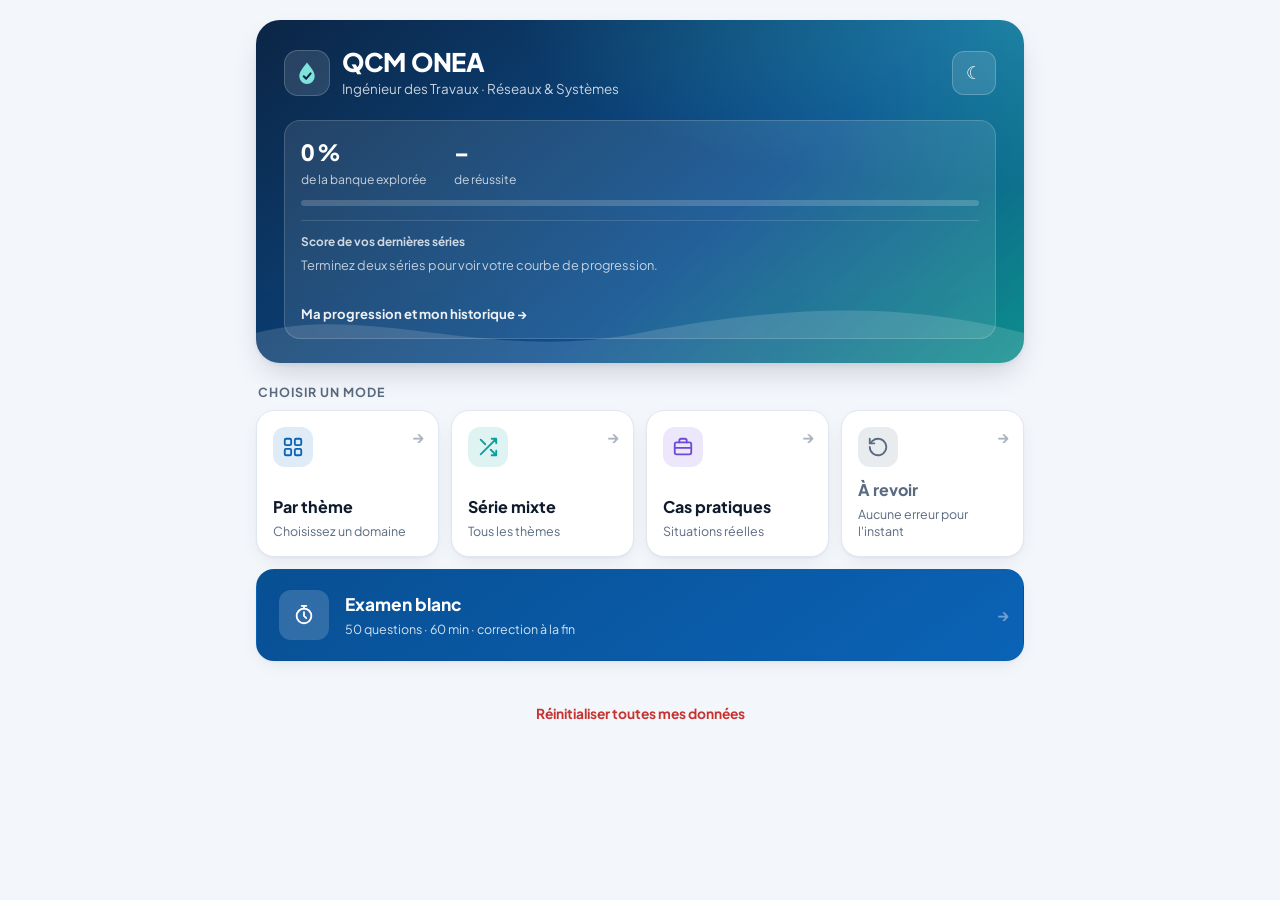
<file: index.html>
<!DOCTYPE html>
<html lang="fr">
<head>
  <meta charset="utf-8">
  <meta name="viewport" content="width=device-width, initial-scale=1, viewport-fit=cover">
  <meta name="description" content="Plateforme de QCM pour préparer le concours d'Ingénieur des Travaux en Informatique – Réseaux et Systèmes (ONEA).">
  <meta name="theme-color" content="#0b5ea8">
  <title>QCM ONEA – Réseaux & Systèmes</title>
  <link rel="icon" href="data:image/svg+xml,%3Csvg xmlns='http://www.w3.org/2000/svg' viewBox='0 0 64 64'%3E%3Cpath d='M32 4C22 18 12 29 12 40a20 20 0 0 0 40 0C52 29 42 18 32 4z' fill='%230b5ea8'/%3E%3Cpath d='M24 40l6 6 11-13' stroke='%23fff' stroke-width='5' fill='none' stroke-linecap='round' stroke-linejoin='round'/%3E%3C/svg%3E">
  <link rel="preconnect" href="https://fonts.googleapis.com">
  <link rel="preconnect" href="https://fonts.gstatic.com" crossorigin>
  <link rel="stylesheet" href="https://fonts.googleapis.com/css2?family=Plus+Jakarta+Sans:wght@400;500;600;700;800&family=JetBrains+Mono:wght@400;600&display=swap">
  <link rel="stylesheet" href="css/style.css">
</head>
<body>

<!-- ============ ACCUEIL ============ -->
<main id="vue-accueil" class="vue">
  <header class="hero">
    <div class="entete">
      <div class="marque">
        <span class="logo" aria-hidden="true">
          <svg viewBox="0 0 64 64" width="26" height="26"><path d="M32 6C22 19 13 29 13 40a19 19 0 0 0 38 0C51 29 42 19 32 6z" fill="currentColor"/><path d="M24 40l6 6 11-13" stroke="#0b2545" stroke-width="5" fill="none" stroke-linecap="round" stroke-linejoin="round"/></svg>
        </span>
        <div>
          <h1>QCM ONEA</h1>
          <p class="sous-titre">Ingénieur des Travaux · Réseaux &amp; Systèmes</p>
        </div>
      </div>
      <button id="btn-theme-ui" class="btn-icone btn-icone-hero" aria-label="Changer le thème clair/sombre" title="Thème clair/sombre">◐</button>
    </div>

    <section class="resume" aria-label="Résumé de votre progression">
      <div class="resume-chiffres">
        <div><span class="resume-v" id="res-explore">0 %</span><span class="resume-l">de la banque explorée</span></div>
        <div><span class="resume-v" id="res-reussite">–</span><span class="resume-l">de réussite</span></div>
      </div>
      <div class="resume-barre" aria-hidden="true"><div id="res-barre"></div></div>
      <div class="courbe">
        <div class="courbe-titre">Score de vos dernières séries</div>
        <div class="courbe-zone" id="courbe"></div>
      </div>
      <a class="resume-lien" href="progression.html">Ma progression et mon historique <span aria-hidden="true">→</span></a>
    </section>
  </header>

  <section id="en-cours" class="en-cours" hidden aria-label="Séries en cours">
    <h2 class="titre-section">Reprendre</h2>
    <div id="liste-en-cours" class="liste-en-cours"></div>
  </section>

  <h2 class="titre-section">Choisir un mode</h2>
  <section class="modes">
    <button class="mode-tuile tuile-theme" id="btn-par-theme">
      <span class="tuile-icone" aria-hidden="true"><svg viewBox="0 0 24 24"><rect x="3" y="3" width="7" height="7" rx="1.5"/><rect x="14" y="3" width="7" height="7" rx="1.5"/><rect x="3" y="14" width="7" height="7" rx="1.5"/><rect x="14" y="14" width="7" height="7" rx="1.5"/></svg></span>
      <span class="tuile-texte">
        <span class="tuile-titre">Par thème</span>
        <span class="tuile-desc">Choisissez un domaine</span>
      </span>
    </button>
    <button class="mode-tuile tuile-mixte" id="btn-mixte">
      <span class="tuile-icone" aria-hidden="true"><svg viewBox="0 0 24 24"><path d="M16 3h5v5M4 20 21 3M21 16v5h-5M15 15l6 6M4 4l5 5"/></svg></span>
      <span class="tuile-texte">
        <span class="tuile-titre">Série mixte</span>
        <span class="tuile-desc">Tous les thèmes</span>
      </span>
    </button>
    <button class="mode-tuile tuile-cas" id="btn-cas">
      <span class="tuile-icone" aria-hidden="true"><svg viewBox="0 0 24 24"><rect x="3" y="7" width="18" height="13" rx="2"/><path d="M8 7V5a2 2 0 0 1 2-2h4a2 2 0 0 1 2 2v2M3 13h18"/></svg></span>
      <span class="tuile-texte">
        <span class="tuile-titre">Cas pratiques</span>
        <span class="tuile-desc">Situations réelles</span>
      </span>
    </button>
    <button class="mode-tuile tuile-revoir" id="btn-revoir">
      <span class="tuile-icone" aria-hidden="true"><svg viewBox="0 0 24 24"><path d="M3 12a9 9 0 1 0 3-6.7L3 8"/><path d="M3 3v5h5"/></svg></span>
      <span class="tuile-texte">
        <span class="tuile-titre">À revoir</span>
        <span class="tuile-desc" id="desc-revoir">Vos erreurs</span>
      </span>
    </button>
    <button class="mode-tuile tuile-examen tuile-large" id="btn-examen">
      <span class="tuile-icone" aria-hidden="true"><svg viewBox="0 0 24 24"><circle cx="12" cy="13" r="8"/><path d="M12 9v4l2.5 2.5M9.5 2h5M12 2v3"/></svg></span>
      <span class="tuile-texte">
        <span class="tuile-titre">Examen blanc</span>
        <span class="tuile-desc">50 questions · 60 min · correction à la fin</span>
      </span>
    </button>
  </section>

  <div class="zone-reset">
    <button class="btn btn-lien btn-petit" id="btn-reset">Réinitialiser toutes mes données</button>
  </div>
</main>

<!-- ============ CHOIX DU THÈME ============ -->
<main id="vue-themes" class="vue" hidden>
  <header class="entete-vue">
    <button class="btn-icone" id="btn-retour-themes" aria-label="Retour à l'accueil">←</button>
    <div>
      <h1>Choisir un thème</h1>
      <p class="sous-titre-vue">Jusqu'à 50 questions par série.</p>
    </div>
  </header>
  <div class="liste-themes" id="liste-themes"></div>
</main>

<!-- ============ QUIZ ============ -->
<main id="vue-quiz" class="vue" hidden>
  <div class="barre-quiz">
    <button class="btn-icone" id="btn-quitter" aria-label="Quitter la série">✕</button>
    <div class="barre-centre">
      <div class="compteur" id="compteur">Question 1/20</div>
      <div class="progress" aria-hidden="true"><div class="progress-fill" id="progress-fill"></div></div>
    </div>
    <div class="chrono" id="chrono" hidden>60:00</div>
  </div>

  <article class="question-zone" id="question-zone">
    <div class="meta" id="q-meta"></div>
    <div class="enonce" id="q-enonce"></div>
    <div class="consigne" id="q-consigne"></div>
    <div class="options" id="q-options" role="group"></div>
    <div class="feedback" id="q-feedback" hidden></div>
  </article>

  <div class="actions-quiz">
    <button class="btn btn-primaire btn-large" id="btn-valider" disabled>Valider</button>
    <button class="btn btn-primaire btn-large" id="btn-suivant" hidden>Question suivante →</button>
  </div>
</main>

<!-- ============ RÉSULTATS ============ -->
<main id="vue-resultats" class="vue" hidden>
  <header class="entete entete-simple">
    <h1>Résultats</h1>
  </header>
  <section class="carte resultat-principal" id="res-principal"></section>
  <section class="carte" id="carte-res-themes">
    <h2>Répartition par thème</h2>
    <div id="res-themes"></div>
  </section>
  <section class="carte">
    <h2 id="res-erreurs-titre">Erreurs à corriger</h2>
    <div id="res-erreurs"></div>
  </section>
  <div class="actions-resultats">
    <button class="btn btn-primaire btn-large" id="btn-nouvelle">Nouvelle série</button>
    <button class="btn btn-secondaire btn-large" id="btn-refaire-erreurs">Refaire mes erreurs</button>
    <button class="btn btn-lien btn-large" id="btn-accueil">Retour à l'accueil</button>
  </div>
</main>

<div class="toast" id="toast" role="status" aria-live="polite" hidden></div>

<script src="js/config.js"></script>
<script src="js/donnees.js"></script>
<script src="js/storage.js"></script>
<script src="js/bank.js"></script>
<script src="js/quiz.js"></script>
<script src="js/commun.js"></script>
<script src="js/app.js"></script>
</body>
</html>
</file>
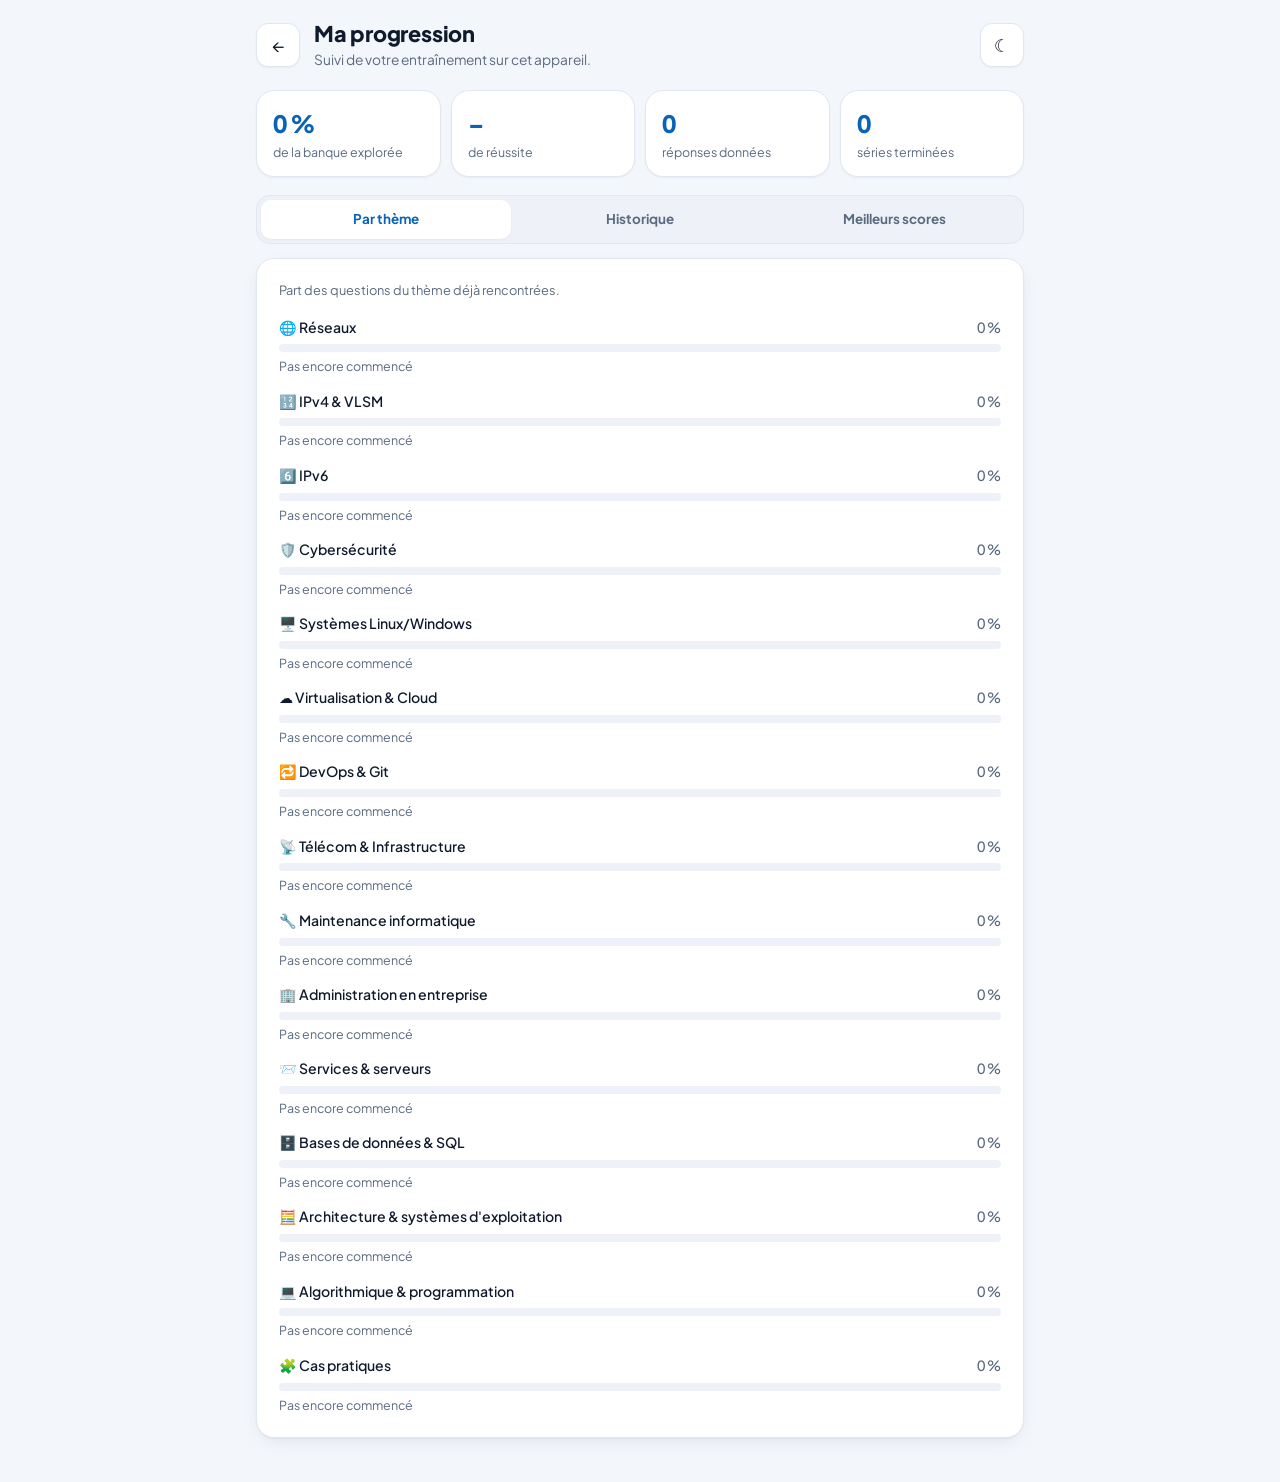
<file: progression.html>
<!DOCTYPE html>
<html lang="fr">
<head>
  <meta charset="utf-8">
  <meta name="viewport" content="width=device-width, initial-scale=1, viewport-fit=cover">
  <meta name="theme-color" content="#0b5ea8">
  <title>Ma progression – QCM ONEA</title>
  <link rel="icon" href="data:image/svg+xml,%3Csvg xmlns='http://www.w3.org/2000/svg' viewBox='0 0 64 64'%3E%3Cpath d='M32 4C22 18 12 29 12 40a20 20 0 0 0 40 0C52 29 42 18 32 4z' fill='%230b5ea8'/%3E%3Cpath d='M24 40l6 6 11-13' stroke='%23fff' stroke-width='5' fill='none' stroke-linecap='round' stroke-linejoin='round'/%3E%3C/svg%3E">
  <link rel="preconnect" href="https://fonts.googleapis.com">
  <link rel="preconnect" href="https://fonts.gstatic.com" crossorigin>
  <link rel="stylesheet" href="https://fonts.googleapis.com/css2?family=Plus+Jakarta+Sans:wght@400;500;600;700;800&family=JetBrains+Mono:wght@400;600&display=swap">
  <link rel="stylesheet" href="css/style.css">
</head>
<body>
<main class="vue">
  <header class="entete-vue">
    <a class="btn-icone" href="index.html" aria-label="Retour à l'accueil">←</a>
    <div>
      <h1>Ma progression</h1>
      <p class="sous-titre-vue">Suivi de votre entraînement sur cet appareil.</p>
    </div>
    <button id="btn-theme-ui" class="btn-icone btn-theme-droite" aria-label="Changer le thème clair/sombre" title="Thème clair/sombre">◐</button>
  </header>

  <section class="stats-grille" id="stats"></section>

  <nav class="onglets" role="tablist" aria-label="Sections">
    <button role="tab" class="onglet actif" aria-selected="true" data-onglet="themes">Par thème</button>
    <button role="tab" class="onglet" aria-selected="false" data-onglet="historique">Historique</button>
    <button role="tab" class="onglet" aria-selected="false" data-onglet="records">Meilleurs scores</button>
  </nav>

  <section class="carte" data-panneau="themes" id="panneau-themes"></section>
  <section class="carte" data-panneau="historique" id="panneau-historique" hidden></section>
  <section class="carte" data-panneau="records" id="panneau-records" hidden></section>
</main>

<div class="toast" id="toast" role="status" aria-live="polite" hidden></div>

<script src="js/config.js"></script>
<script src="js/donnees.js"></script>
<script src="js/storage.js"></script>
<script src="js/bank.js"></script>
<script src="js/commun.js"></script>
<script src="js/progression.js"></script>
</body>
</html>
</file>
<file: css/style.css>
/* ===== QCM ONEA – Réseaux & Systèmes · mobile-first ===== */
:root {
  --bg: #f3f6fb;
  --surface: #ffffff;
  --surface-2: #eef2f8;
  --texte: #0f1b2d;
  --texte-2: #5a6a80;
  --bord: #e1e7f0;
  --bord-fort: #c9d3e1;
  --primaire: #0b63b6;
  --primaire-2: #084f93;
  --primaire-doux: #e6f0fb;
  --sur-primaire: #ffffff;
  --accent: #0e9f9a;
  --ok: #0f8a50;
  --ok-fond: #e7f7ee;
  --ko: #c8322f;
  --ko-fond: #fdeeee;
  --moyen: #b86a00;
  --moyen-fond: #fff5e2;
  --violet: #6d4ad8;
  --orange: #d9581c;
  --code-fond: #f0f3f8;
  --hero-1: #0b2545;
  --hero-2: #0b4f8f;
  --hero-3: #0e8f8b;
  --ombre-1: 0 1px 2px rgba(15, 27, 45, .05);
  --ombre: 0 1px 2px rgba(15, 27, 45, .04), 0 6px 20px -6px rgba(15, 27, 45, .10);
  --ombre-haute: 0 2px 4px rgba(15, 27, 45, .05), 0 14px 32px -10px rgba(15, 27, 45, .22);
  --rayon: 18px;
  --rayon-s: 12px;
  --police: "Plus Jakarta Sans", system-ui, -apple-system, "Segoe UI", Roboto, Arial, sans-serif;
  --mono: "JetBrains Mono", ui-monospace, "SF Mono", Menlo, Consolas, monospace;
  color-scheme: light;
}
@media (prefers-color-scheme: dark) {
  :root:not([data-theme="light"]) {
    --bg: #09111c; --surface: #101b2b; --surface-2: #172538; --texte: #e8eef7; --texte-2: #94a5bb;
    --bord: #1f2f45; --bord-fort: #2d4160; --primaire: #5aabff; --primaire-2: #8ac3ff; --primaire-doux: #12294a;
    --sur-primaire: #06121f; --accent: #3fd0c8;
    --ok: #4bd08c; --ok-fond: #0f2e21; --ko: #ff7a74; --ko-fond: #3a191b; --moyen: #f3b44c; --moyen-fond: #372a12;
    --violet: #a58bff; --orange: #ff9a62; --code-fond: #0b1522;
    --hero-1: #071528; --hero-2: #0a3563; --hero-3: #0b5f5c;
    --ombre-1: 0 1px 2px rgba(0,0,0,.3);
    --ombre: 0 1px 2px rgba(0,0,0,.3), 0 8px 24px -8px rgba(0,0,0,.5);
    --ombre-haute: 0 2px 4px rgba(0,0,0,.35), 0 16px 36px -10px rgba(0,0,0,.6);
    color-scheme: dark;
  }
}
:root[data-theme="dark"] {
  --bg: #09111c; --surface: #101b2b; --surface-2: #172538; --texte: #e8eef7; --texte-2: #94a5bb;
  --bord: #1f2f45; --bord-fort: #2d4160; --primaire: #5aabff; --primaire-2: #8ac3ff; --primaire-doux: #12294a;
  --sur-primaire: #06121f; --accent: #3fd0c8;
  --ok: #4bd08c; --ok-fond: #0f2e21; --ko: #ff7a74; --ko-fond: #3a191b; --moyen: #f3b44c; --moyen-fond: #372a12;
  --violet: #a58bff; --orange: #ff9a62; --code-fond: #0b1522;
  --hero-1: #071528; --hero-2: #0a3563; --hero-3: #0b5f5c;
  --ombre-1: 0 1px 2px rgba(0,0,0,.3);
  --ombre: 0 1px 2px rgba(0,0,0,.3), 0 8px 24px -8px rgba(0,0,0,.5);
  --ombre-haute: 0 2px 4px rgba(0,0,0,.35), 0 16px 36px -10px rgba(0,0,0,.6);
  color-scheme: dark;
}

* { box-sizing: border-box; }
html { -webkit-text-size-adjust: 100%; }
body {
  margin: 0; background: var(--bg); color: var(--texte);
  font: 16px/1.55 var(--police);
  -webkit-font-smoothing: antialiased;
  -webkit-tap-highlight-color: transparent;
}
button { font: inherit; color: inherit; cursor: pointer; }
button:disabled { cursor: not-allowed; }
:focus-visible { outline: 3px solid var(--primaire); outline-offset: 2px; }
h1, h2, h3 { margin: 0; line-height: 1.25; letter-spacing: -.01em; }
h2 { font-size: 1.12rem; font-weight: 750; margin-bottom: 1rem; }
code { font-family: var(--mono); font-size: .86em; background: var(--code-fond); border: 1px solid var(--bord); padding: .05em .38em; border-radius: 6px; word-break: break-word; }
pre { font-family: var(--mono); font-size: .8rem; line-height: 1.5; background: var(--code-fond); border: 1px solid var(--bord); border-radius: var(--rayon-s); padding: .8rem .9rem; margin: .6rem 0; overflow-x: auto; white-space: pre; }
[hidden] { display: none !important; }

.vue { max-width: 800px; margin: 0 auto; padding: 0 16px calc(28px + env(safe-area-inset-bottom)); }

/* ---------- Accueil : en-tête ---------- */
.hero {
  position: relative; overflow: hidden; color: #fff;
  margin: 12px 0 22px; padding: 18px 18px 18px; border-radius: 24px;
  background:
    radial-gradient(120% 90% at 100% 0%, rgba(63, 208, 200, .35), transparent 55%),
    linear-gradient(140deg, var(--hero-1) 0%, var(--hero-2) 60%, var(--hero-3) 100%);
  box-shadow: var(--ombre-haute);
}
.hero::after { /* vague décorative */
  content: ""; position: absolute; left: 0; right: 0; bottom: 0; height: 70px; pointer-events: none; opacity: .14;
  background: url("data:image/svg+xml,%3Csvg xmlns='http://www.w3.org/2000/svg' viewBox='0 0 400 70' preserveAspectRatio='none'%3E%3Cpath d='M0 40 C 60 10 120 70 200 40 S 340 10 400 40 V70 H0z' fill='white'/%3E%3C/svg%3E") bottom / 100% 100% no-repeat;
}
.hero > * { position: relative; z-index: 1; }
.entete { display: flex; align-items: center; justify-content: space-between; gap: 12px; }
.entete-simple { justify-content: center; padding: 22px 0 16px; }
.entete-simple h1 { font-size: 1.5rem; font-weight: 800; }
.marque { display: flex; align-items: center; gap: 12px; min-width: 0; }
.logo { width: 46px; height: 46px; flex-shrink: 0; display: grid; place-items: center; color: #7fe3dc; background: rgba(255,255,255,.12); border: 1px solid rgba(255,255,255,.18); border-radius: 14px; }
.hero h1 { font-size: 1.4rem; font-weight: 800; }
.sous-titre { margin: 1px 0 0; font-size: .84rem; color: rgba(255,255,255,.78); }

.btn-icone { width: 44px; height: 44px; border-radius: 12px; border: 1px solid var(--bord); background: var(--surface); font-size: 1.1rem; display: grid; place-items: center; flex-shrink: 0; box-shadow: var(--ombre-1); transition: background .15s, border-color .15s; }
.btn-icone:hover { border-color: var(--bord-fort); }
.btn-icone-hero { background: rgba(255,255,255,.12); border-color: rgba(255,255,255,.22); color: #fff; box-shadow: none; }
.btn-icone-hero:hover { background: rgba(255,255,255,.2); border-color: rgba(255,255,255,.35); }


/* ---------- Cartes ---------- */
.titre-section { font-size: .78rem; font-weight: 700; text-transform: uppercase; letter-spacing: .08em; color: var(--texte-2); margin: 0 2px 10px; }
.carte { background: var(--surface); border: 1px solid var(--bord); border-radius: var(--rayon); box-shadow: var(--ombre); padding: 18px; margin-bottom: 16px; }

/* ---------- Accueil : résumé de progression ---------- */
.resume { margin-top: 20px; padding: 14px 16px 12px; border-radius: 16px; background: rgba(255,255,255,.1); border: 1px solid rgba(255,255,255,.16); color: #fff; }
.resume-chiffres { display: flex; gap: 28px; }
.resume-chiffres > div { display: flex; flex-direction: column; }
.resume-v { font-size: 1.4rem; font-weight: 800; letter-spacing: -.02em; font-variant-numeric: tabular-nums; }
.resume-l { font-size: .76rem; color: rgba(255,255,255,.75); }
.resume-barre { height: 6px; border-radius: 6px; background: rgba(255,255,255,.18); margin: 12px 0 14px; overflow: hidden; }
.resume-barre div { width: 0; height: 100%; background: #7fe3dc; border-radius: 6px; transition: width .6s cubic-bezier(.2,.8,.2,1); }
.resume-lien { display: inline-block; margin-top: 8px; font-size: .82rem; font-weight: 700; color: #fff; text-decoration: none; opacity: .92; }
.resume-lien:hover { opacity: 1; text-decoration: underline; }

/* Courbe des scores (toujours sur le fond sombre de l'en-tête) */
.courbe { padding-top: 12px; border-top: 1px solid rgba(255,255,255,.14); }
.courbe-titre { font-size: .74rem; font-weight: 700; color: rgba(255,255,255,.78); margin-bottom: 4px; }
.courbe-zone { position: relative; min-height: 40px; }
.courbe-zone svg { display: block; overflow: visible; touch-action: pan-y; }
.courbe-grille { stroke: rgba(255,255,255,.13); stroke-width: 1; }
.courbe-base { stroke: rgba(255,255,255,.28); stroke-width: 1; }
.courbe-axe { fill: rgba(255,255,255,.6); font-size: 10px; font-weight: 600; }
.courbe-aire { fill: rgba(127,227,220,.14); }
.courbe-ligne { fill: none; stroke: #7fe3dc; stroke-width: 2; stroke-linejoin: round; stroke-linecap: round; }
.courbe-point { fill: #7fe3dc; stroke: #0b3a6c; stroke-width: 2; pointer-events: none; }
.courbe-cible { fill: transparent; cursor: pointer; }
.courbe-valeur { position: absolute; right: 0; font-size: .78rem; font-weight: 800; color: #fff; font-variant-numeric: tabular-nums; pointer-events: none; }
.courbe-bulle { position: absolute; z-index: 3; padding: 6px 10px; border-radius: 10px; background: #fff; color: #0f1b2d; font-size: .76rem; line-height: 1.35; white-space: nowrap; box-shadow: 0 6px 18px -6px rgba(0,0,0,.45); pointer-events: none; }
.courbe-bulle span { color: #5a6a80; }
.courbe-vide { margin: 4px 0 2px; font-size: .8rem; color: rgba(255,255,255,.72); }
.sr-only { position: absolute; width: 1px; height: 1px; padding: 0; margin: -1px; overflow: hidden; clip: rect(0 0 0 0); white-space: nowrap; border: 0; }

/* ---------- Accueil : séries en cours ---------- */
.en-cours { margin-bottom: 26px; }
.liste-en-cours { display: flex; flex-direction: column; gap: 10px; }
.serie-en-cours { display: flex; background: var(--surface); border: 1px solid var(--bord); border-left: 4px solid var(--primaire); border-radius: var(--rayon); box-shadow: var(--ombre); overflow: hidden; }
.sec-principal { flex: 1; min-width: 0; border: 0; background: transparent; text-align: left; padding: 14px 16px; display: grid; grid-template-columns: 1fr auto; gap: 6px 12px; align-items: center; }
.sec-principal:hover { background: var(--surface-2); }
.sec-titre { font-weight: 700; font-size: .95rem; overflow: hidden; text-overflow: ellipsis; white-space: nowrap; }
.sec-info { font-size: .8rem; color: var(--texte-2); white-space: nowrap; font-variant-numeric: tabular-nums; }
.sec-barre { grid-column: 1 / -1; height: 6px; border-radius: 6px; background: var(--surface-2); overflow: hidden; }
.sec-barre span { display: block; height: 100%; border-radius: 6px; background: linear-gradient(90deg, var(--primaire), var(--accent)); }
.sec-abandon { width: 52px; flex-shrink: 0; border: 0; border-left: 1px solid var(--bord); background: transparent; color: var(--texte-2); font-size: 1rem; }
.sec-abandon:hover { color: var(--ko); background: var(--ko-fond); }

/* ---------- Accueil : modes ---------- */
.modes { display: grid; grid-template-columns: repeat(2, minmax(0, 1fr)); gap: 12px; margin-bottom: 24px; }
.mode-tuile {
  --t: var(--primaire);
  text-align: left; border: 1px solid var(--bord); border-radius: var(--rayon); padding: 14px; background: var(--surface);
  display: flex; flex-direction: column; gap: 3px; min-height: 128px; box-shadow: var(--ombre);
  position: relative; overflow: hidden; transition: transform .15s, box-shadow .15s, border-color .15s;
}
.mode-tuile::after { content: "→"; position: absolute; top: 14px; right: 14px; color: var(--texte-2); font-weight: 700; opacity: .5; transition: transform .15s, opacity .15s, color .15s; }
.mode-tuile:hover { transform: translateY(-2px); box-shadow: var(--ombre-haute); border-color: color-mix(in srgb, var(--t) 45%, var(--bord)); }
.mode-tuile:hover::after { transform: translateX(3px); opacity: 1; color: var(--t); }
.mode-tuile:active { transform: scale(.98); }
.tuile-icone { width: 40px; height: 40px; border-radius: 12px; display: grid; place-items: center; color: var(--t); background: color-mix(in srgb, var(--t) 13%, transparent); margin-bottom: 8px; }
.tuile-icone svg { width: 22px; height: 22px; fill: none; stroke: currentColor; stroke-width: 2; stroke-linecap: round; stroke-linejoin: round; }
.tuile-texte { display: flex; flex-direction: column; gap: 3px; margin-top: auto; }
.tuile-titre { font-weight: 750; font-size: 1rem; }
.tuile-desc { font-size: .78rem; color: var(--texte-2); line-height: 1.35; }
.tuile-examen { --t: #fff; background: linear-gradient(145deg, var(--primaire-2), var(--primaire)); border-color: transparent; color: #fff; }
:root[data-theme="dark"] .tuile-examen { background: linear-gradient(145deg, #0b4f8f, #1670c7); }
@media (prefers-color-scheme: dark) { :root:not([data-theme="light"]) .tuile-examen { background: linear-gradient(145deg, #0b4f8f, #1670c7); } }
.tuile-examen .tuile-icone { background: rgba(255,255,255,.16); }
.tuile-examen .tuile-desc, .tuile-examen::after { color: rgba(255,255,255,.82); }
.tuile-examen:hover { border-color: transparent; }
.tuile-cas { --t: var(--violet); }
.tuile-revoir { --t: var(--orange); }
.tuile-revoir.vide { --t: var(--texte-2); }
.tuile-revoir.vide .tuile-titre { color: var(--texte-2); }
.tuile-mixte { --t: var(--accent); }
.tuile-theme { --t: var(--primaire); }
.tuile-large { grid-column: 1 / -1; flex-direction: row; align-items: center; gap: 16px; min-height: 0; padding: 18px; }
.tuile-large .tuile-icone { width: 50px; height: 50px; margin-bottom: 0; flex-shrink: 0; }
.tuile-large .tuile-texte { margin-top: 0; }
.tuile-large .tuile-titre { font-size: 1.08rem; }
.tuile-large::after { top: 50%; transform: translateY(-50%); }
.tuile-large:hover::after { transform: translate(3px, -50%); }

/* ---------- Vues secondaires (choix du thème, progression) ---------- */
.entete-vue { display: flex; align-items: center; gap: 14px; padding: 20px 0 20px; }
.entete-vue h1 { font-size: 1.35rem; font-weight: 800; }
.sous-titre-vue { margin: 2px 0 0; font-size: .86rem; color: var(--texte-2); }
a.btn-icone { color: var(--texte); text-decoration: none; }
.btn-theme-droite { margin-left: auto; }
.liste-themes { display: grid; grid-template-columns: 1fr; gap: 10px; padding-bottom: 12px; }
.theme-carte { display: flex; align-items: center; gap: 14px; width: 100%; text-align: left; padding: 14px 16px; border: 1px solid var(--bord); border-radius: var(--rayon); background: var(--surface); box-shadow: var(--ombre-1); transition: border-color .15s, box-shadow .15s, transform .15s; }
.theme-carte:hover { border-color: color-mix(in srgb, var(--primaire) 45%, var(--bord)); box-shadow: var(--ombre); transform: translateY(-1px); }
.theme-carte:active { transform: scale(.99); }
.theme-icone { width: 44px; height: 44px; flex-shrink: 0; display: grid; place-items: center; font-size: 1.3rem; background: var(--surface-2); border-radius: 12px; }
.theme-corps { flex: 1; min-width: 0; display: flex; flex-direction: column; gap: 8px; }
.theme-nom { font-weight: 700; font-size: .95rem; line-height: 1.25; }
.theme-prog { display: flex; align-items: center; gap: 10px; }
.theme-barre { flex: 1; height: 5px; border-radius: 5px; background: var(--surface-2); overflow: hidden; }
.theme-barre span { display: block; height: 100%; border-radius: 5px; background: var(--primaire); }
.theme-pct { min-width: 3.2em; text-align: right; font-size: .74rem; color: var(--texte-2); font-variant-numeric: tabular-nums; }
.theme-fleche { font-size: 1.6rem; line-height: 1; color: var(--texte-2); }

.stats-grille { display: grid; grid-template-columns: repeat(2, 1fr); gap: 10px; margin-bottom: 18px; }
.stat-carte { display: flex; flex-direction: column; padding: 14px 16px; background: var(--surface); border: 1px solid var(--bord); border-radius: var(--rayon); box-shadow: var(--ombre-1); }
.stat-carte .stat-v { font-size: 1.5rem; font-weight: 800; color: var(--primaire); letter-spacing: -.02em; font-variant-numeric: tabular-nums; }
.stat-carte .stat-l { font-size: .78rem; color: var(--texte-2); }
.onglets { display: flex; gap: 4px; margin-bottom: 14px; padding: 4px; background: var(--surface-2); border: 1px solid var(--bord); border-radius: 14px; }
.onglet { flex: 1; min-width: 0; border: 0; background: transparent; border-radius: 10px; padding: 9px 4px; font-weight: 700; font-size: .84rem; color: var(--texte-2); }
.onglet.actif { background: var(--surface); color: var(--primaire); box-shadow: var(--ombre-1); }
.prog-sous { margin-top: 5px; font-size: .78rem; color: var(--texte-2); }
.legende { margin: 0 0 16px; font-size: .8rem; color: var(--texte-2); }
.zone-reset { text-align: center; padding: 4px 0 20px; }



/* ---------- Boutons ---------- */
.btn { border: 0; border-radius: var(--rayon-s); padding: 10px 18px; font-weight: 700; min-height: 44px; transition: background .15s, transform .1s, box-shadow .15s; }
.btn:active:not(:disabled) { transform: scale(.985); }
.btn-large { width: 100%; min-height: 54px; font-size: 1rem; }
.btn-petit { min-height: 38px; padding: 6px 14px; font-size: .86rem; }
.btn-primaire { background: var(--primaire); color: var(--sur-primaire); box-shadow: 0 6px 16px -6px color-mix(in srgb, var(--primaire) 70%, transparent); }
.btn-primaire:hover:not(:disabled) { background: var(--primaire-2); }
.btn-primaire:disabled { background: var(--surface-2); color: var(--texte-2); border: 1px solid var(--bord); box-shadow: none; }
.btn-secondaire { background: var(--primaire-doux); color: var(--primaire); }
.btn-secondaire:hover { background: color-mix(in srgb, var(--primaire) 18%, var(--surface)); }
.btn-lien { background: transparent; color: var(--texte-2); }
.btn-lien:hover { color: var(--texte); background: var(--surface-2); }
#btn-reset { margin-top: 6px; color: var(--ko); }
#btn-reset:hover { background: var(--ko-fond); }

/* ---------- Progression / listes ---------- */
.prog-ligne { margin-bottom: 14px; }
.prog-ligne:last-child { margin-bottom: 0; }
.prog-tete { display: flex; justify-content: space-between; gap: 8px; font-size: .88rem; font-weight: 550; margin-bottom: 6px; }
.prog-chiffres { color: var(--texte-2); font-weight: 500; white-space: nowrap; font-variant-numeric: tabular-nums; }
.barre { height: 8px; background: var(--surface-2); border-radius: 8px; overflow: hidden; }
.barre-fill { height: 100%; background: var(--primaire); border-radius: 8px; transition: width .5s cubic-bezier(.2,.8,.2,1); }
.barre-fill.bon { background: var(--ok); } .barre-fill.moyen { background: var(--moyen); } .barre-fill.faible { background: var(--ko); }
b.bon, .bon { color: var(--ok); } b.moyen { color: var(--moyen); } b.faible, .faible { color: var(--ko); }
.liste-simple { list-style: none; padding: 0; margin: 0 0 8px; }
.liste-simple li { display: flex; justify-content: space-between; align-items: center; gap: 10px; padding: 11px 0; border-bottom: 1px solid var(--bord); font-size: .88rem; }
.liste-simple li:last-child { border-bottom: 0; }
.liste-simple b { white-space: nowrap; font-variant-numeric: tabular-nums; font-size: .82rem; padding: 3px 9px; border-radius: 20px; background: var(--surface-2); }
.liste-simple b.bon { background: var(--ok-fond); } .liste-simple b.moyen { background: var(--moyen-fond); } .liste-simple b.faible { background: var(--ko-fond); }
.liste-simple small { color: var(--texte-2); }
.vide-txt { color: var(--texte-2); font-size: .9rem; text-align: center; padding: 14px; margin: 0 0 8px; background: var(--surface-2); border-radius: var(--rayon-s); }

/* ---------- Quiz ---------- */
.barre-quiz {
  position: sticky; top: 0; z-index: 5; display: flex; align-items: center; gap: 12px; padding: 12px 0; margin-bottom: 4px;
  background: color-mix(in srgb, var(--bg) 88%, transparent); backdrop-filter: blur(10px); -webkit-backdrop-filter: blur(10px);
}
.barre-centre { flex: 1; min-width: 0; }
.compteur { font-weight: 750; font-size: .9rem; margin-bottom: 6px; font-variant-numeric: tabular-nums; }
.progress { height: 8px; background: var(--surface-2); border-radius: 8px; overflow: hidden; }
.progress-fill { height: 100%; border-radius: 8px; background: linear-gradient(90deg, var(--primaire), var(--accent)); transition: width .35s cubic-bezier(.2,.8,.2,1); }
.chrono { font-weight: 750; font-variant-numeric: tabular-nums; background: var(--surface); border: 1px solid var(--bord); padding: 7px 11px; border-radius: 11px; font-size: .88rem; white-space: nowrap; box-shadow: var(--ombre-1); }
.chrono.urgent { color: var(--ko); border-color: var(--ko); background: var(--ko-fond); animation: pulse 1.2s ease-in-out infinite; }
@keyframes pulse { 50% { opacity: .65; } }

.question-zone { background: var(--surface); border: 1px solid var(--bord); border-radius: var(--rayon); box-shadow: var(--ombre); padding: 18px; margin-bottom: 12px; scroll-margin-top: 76px; animation: entree .25s ease-out; }
@keyframes entree { from { opacity: 0; transform: translateY(6px); } }
.meta { display: flex; flex-wrap: wrap; gap: 6px; margin-bottom: 14px; }
.tag { font-size: .71rem; font-weight: 650; background: var(--surface-2); color: var(--texte-2); padding: 4px 9px; border-radius: 20px; line-height: 1.3; }
.tag-theme { background: var(--primaire-doux); color: var(--primaire); }
.enonce { font-size: 1.06rem; font-weight: 600; line-height: 1.6; }
.enonce.petit { font-size: .92rem; font-weight: 500; margin-bottom: 8px; }
.consigne { display: inline-block; font-size: .78rem; font-weight: 600; color: var(--texte-2); margin: 14px 0 14px; }
.consigne .multi { color: var(--moyen); }

.options { display: flex; flex-direction: column; gap: 10px; }
.option { position: relative; display: flex; align-items: flex-start; gap: 12px; text-align: left; width: 100%; padding: 13px 14px; min-height: 54px; border: 1.5px solid var(--bord); border-radius: 14px; background: var(--surface); transition: border-color .15s, background .15s, box-shadow .15s; }
.option:hover:not(.verrou) { border-color: color-mix(in srgb, var(--primaire) 55%, var(--bord)); background: color-mix(in srgb, var(--primaire-doux) 40%, var(--surface)); }
.lettre { flex-shrink: 0; width: 30px; height: 30px; border-radius: 9px; display: grid; place-items: center; font-weight: 750; font-size: .84rem; background: var(--surface-2); color: var(--texte-2); border: 1px solid var(--bord); transition: background .15s, color .15s; }
.option:not(.multiple) .lettre { border-radius: 50%; }
.opt-txt { flex: 1; padding-top: 3px; font-size: .95rem; min-width: 0; overflow-wrap: anywhere; }
.opt-txt pre { font-size: .76rem; white-space: pre-wrap; overflow-wrap: anywhere; }
.option.choisie { border-color: var(--primaire); background: var(--primaire-doux); box-shadow: 0 0 0 3px color-mix(in srgb, var(--primaire) 14%, transparent); }
.option.choisie .lettre { background: var(--primaire); border-color: var(--primaire); color: var(--sur-primaire); }
.option.verrou { cursor: default; box-shadow: none; }
.option.verrou:not(.correcte):not(.fausse):not(.manquee) { opacity: .6; }
.option.correcte, .option.fausse, .option.manquee { padding-right: 42px; }
.option.correcte::after, .option.fausse::after, .option.manquee::after { position: absolute; right: 14px; top: 14px; font-weight: 800; font-size: 1rem; }
.option.correcte { border-color: var(--ok); background: var(--ok-fond); }
.option.correcte .lettre { background: var(--ok); border-color: var(--ok); color: #fff; }
.option.correcte::after { content: "✓"; color: var(--ok); }
.option.fausse { border-color: var(--ko); background: var(--ko-fond); }
.option.fausse .lettre { background: var(--ko); border-color: var(--ko); color: #fff; }
.option.fausse::after { content: "✕"; color: var(--ko); }
.option.manquee { border-color: var(--ok); border-style: dashed; }
.option.manquee .lettre { background: var(--ok); border-color: var(--ok); color: #fff; }
.option.manquee::after { content: "✓"; color: var(--ok); opacity: .6; }

.feedback { margin-top: 16px; border-radius: 14px; padding: 14px 16px; font-size: .93rem; border: 1px solid; animation: entree .25s ease-out; }
.feedback.ok { background: var(--ok-fond); border-color: color-mix(in srgb, var(--ok) 35%, transparent); }
.feedback.ko { background: var(--ko-fond); border-color: color-mix(in srgb, var(--ko) 35%, transparent); }
.fb-titre { font-weight: 800; font-size: 1.02rem; margin-bottom: 8px; }
.feedback.ok .fb-titre { color: var(--ok); } .feedback.ko .fb-titre { color: var(--ko); }
.fb-bonne { margin-bottom: 10px; }
.fb-bonne ul { margin: 4px 0 0; padding-left: 20px; }
.fb-expl { line-height: 1.6; }
.feedback .fb-expl { background: var(--surface); border-radius: 10px; padding: 10px 12px; }

.actions-quiz { position: sticky; bottom: 0; padding: 12px 0 calc(12px + env(safe-area-inset-bottom)); background: linear-gradient(to top, var(--bg) 70%, transparent); }

/* ---------- Résultats ---------- */
.resultat-principal { text-align: center; padding-top: 26px; background: radial-gradient(90% 70% at 50% 0%, var(--primaire-doux), var(--surface) 70%); }
.jauge { --c: var(--primaire); width: 168px; height: 168px; border-radius: 50%; margin: 0 auto 16px; display: grid; place-items: center;
  background: conic-gradient(var(--c) calc(var(--p) * 1%), var(--surface-2) 0); box-shadow: 0 10px 30px -12px color-mix(in srgb, var(--c) 60%, transparent); }
.jauge.bon { --c: var(--ok); } .jauge.moyen { --c: var(--moyen); } .jauge.faible { --c: var(--ko); }
.jauge-int { width: 136px; height: 136px; border-radius: 50%; background: var(--surface); display: flex; flex-direction: column; align-items: center; justify-content: center; }
.jauge-score { font-size: 2.2rem; font-weight: 800; line-height: 1; letter-spacing: -.03em; font-variant-numeric: tabular-nums; }
.jauge-score small { font-size: 1rem; color: var(--texte-2); font-weight: 600; }
.jauge-pct { font-size: .95rem; font-weight: 700; color: var(--texte-2); margin-top: 5px; }
.res-libelle { font-weight: 700; font-size: 1.02rem; }
.res-mention { display: inline-block; font-size: .86rem; margin: 8px 0 18px; font-weight: 700; padding: 5px 12px; border-radius: 20px; }
.res-mention.bon { color: var(--ok); background: var(--ok-fond); } .res-mention.moyen { color: var(--moyen); background: var(--moyen-fond); } .res-mention.faible { color: var(--ko); background: var(--ko-fond); }
.res-chiffres { display: grid; grid-template-columns: repeat(3, 1fr); gap: 8px; }
.res-chiffres div { background: var(--surface-2); border: 1px solid var(--bord); border-radius: var(--rayon-s); padding: 10px 6px; display: flex; flex-direction: column; gap: 2px; }
.res-chiffres b { font-size: 1.3rem; font-weight: 800; font-variant-numeric: tabular-nums; }
.res-chiffres span { font-size: .74rem; color: var(--texte-2); }

.erreur { border: 1px solid var(--bord); border-radius: 14px; margin-bottom: 10px; overflow: hidden; background: var(--surface); }
.erreur[open] { border-color: var(--bord-fort); }
.erreur summary { padding: 12px 14px; cursor: pointer; font-size: .9rem; font-weight: 600; list-style: none; line-height: 1.5; display: block; }
.erreur summary:hover { background: var(--surface-2); }
.erreur summary::-webkit-details-marker { display: none; }
.erreur summary::before { content: "›"; display: inline-block; width: 1em; color: var(--texte-2); font-weight: 800; transition: transform .15s; }
.erreur[open] summary::before { transform: rotate(90deg); }
.erreur-corps { padding: 2px 14px 14px; font-size: .9rem; }
.err-rep { border-radius: 10px; padding: 9px 12px; margin: 8px 0; border-left: 3px solid; }
.err-rep.ko { background: var(--ko-fond); border-color: var(--ko); } .err-rep.ok { background: var(--ok-fond); border-color: var(--ok); }
.actions-resultats { display: flex; flex-direction: column; gap: 8px; padding-bottom: 12px; }

.toast { position: fixed; left: 50%; bottom: calc(24px + env(safe-area-inset-bottom)); transform: translateX(-50%); background: var(--texte); color: var(--bg); padding: 11px 18px; border-radius: 14px; font-size: .9rem; font-weight: 600; z-index: 20; max-width: calc(100% - 32px); box-shadow: var(--ombre-haute); animation: entree .2s ease-out; }


/* ---------- Écrans plus larges ---------- */
@media (min-width: 620px) {
  .hero { padding: 26px 28px 24px; margin-top: 20px; }
  .hero h1 { font-size: 1.6rem; }
  .modes { grid-template-columns: repeat(4, minmax(0, 1fr)); }
  .mode-tuile { min-height: 140px; padding: 16px; }
  .tuile-large { min-height: 0; padding: 20px 22px; }
  .liste-themes { grid-template-columns: repeat(2, minmax(0, 1fr)); }
  .stats-grille { grid-template-columns: repeat(4, 1fr); }
  .carte { padding: 22px; }
  .question-zone { padding: 26px; }
  .enonce { font-size: 1.12rem; }
  .actions-resultats { flex-direction: row; }
}
@media (prefers-reduced-motion: reduce) { *, *::before, *::after { transition: none !important; animation: none !important; } }
</file>
